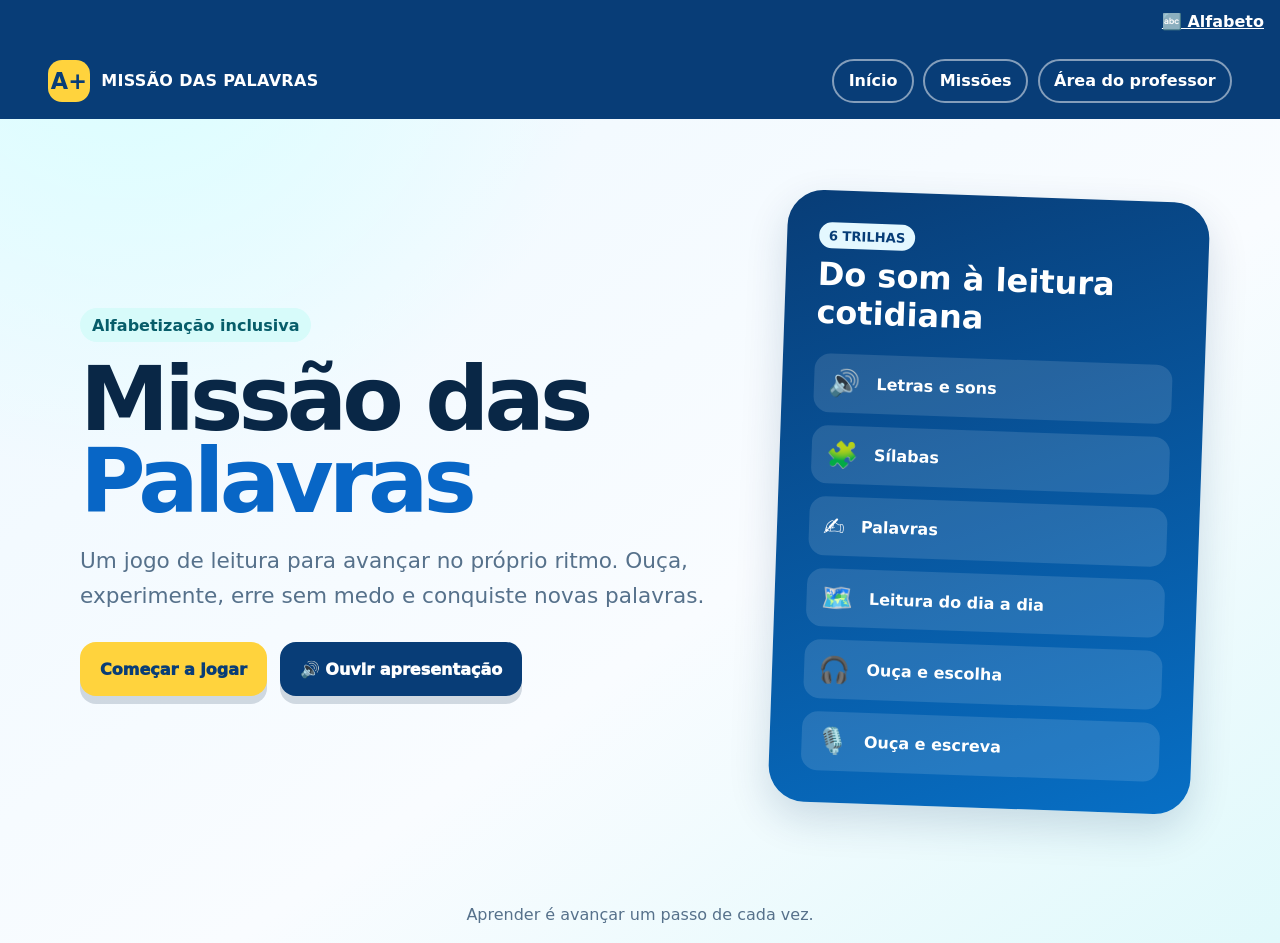
<file: index.html>
<!doctype html>
<html lang="pt-BR">
<head>
  <meta charset="utf-8">
  <meta name="viewport" content="width=device-width, initial-scale=1">
  <meta name="theme-color" content="#083d77">
  <meta name="description" content="Jogo inclusivo de alfabetização para estudantes do Ensino Fundamental e Médio.">
  <title>Missão das Palavras</title>
  <link rel="stylesheet" href="styles.css">
</head>
<body>
  <a class="skip-link" href="#app">Pular para o jogo</a>
  <nav aria-label="Material de apoio" style="background:#083d77;padding:.75rem 1rem;text-align:right">
    <a href="alfabeto.html" style="color:white;font-weight:800">🔤 Alfabeto</a>
  </nav>
  <main id="app" aria-live="polite"></main>
  <script src="app.js"></script>
</body>
</html>
</file>
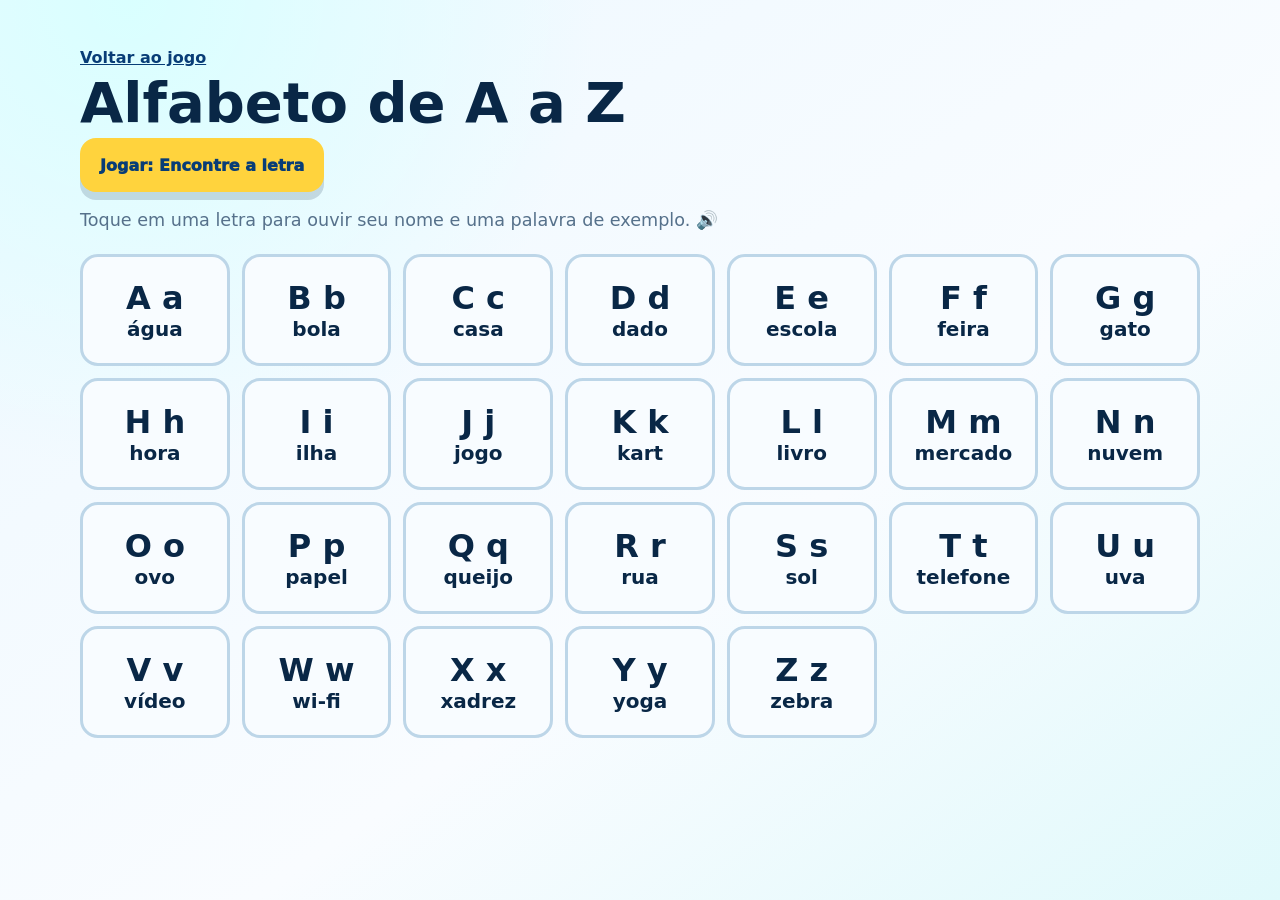
<file: alfabeto.html>
<!doctype html>
<html lang="pt-BR">
<meta charset="utf-8">
<meta name="viewport" content="width=device-width, initial-scale=1">
<title>Alfabeto • Missão das Palavras</title>
<link rel="stylesheet" href="styles.css">
<style>
  .alphabet {display:grid;grid-template-columns:repeat(auto-fit,minmax(9rem,1fr));gap:.75rem;margin-top:1.5rem}
  .alphabet button {padding:.75rem;min-height:7rem}
  .letter {display:block;font-size:2rem}
</style>
<main class="content">
  <a href="./" style="color:#083d77;font-weight:800">Voltar ao jogo</a>
  <h1 class="screen-title">Alfabeto de A a Z</h1>
  <button id="start-match" class="primary" type="button">Jogar: Encontre a letra</button>
  <section id="match" hidden aria-labelledby="match-title">
    <h2 id="match-title" tabindex="-1">Encontre a letra igual</h2>
    <p id="match-progress"></p>
    <div id="match-target" class="letter"></div>
    <div id="match-choices" class="choices"></div>
    <p id="match-feedback" role="status"></p>
    <button id="match-next" class="secondary" type="button" hidden>Próxima letra</button>
  </section>
  <p class="subtitle">Toque em uma letra para ouvir seu nome e uma palavra de exemplo. 🔊</p>
  <p id="message" role="status"></p>
  <div id="alphabet" class="alphabet"></div>
</main>
<script>
  const names = 'á bê cê dê é efe gê agá i jota cá ele eme ene ó pê quê erre esse tê u vê dáblio xis ípsilon zê'.split(' ');
  const words = 'água bola casa dado escola feira gato hora ilha jogo kart livro mercado nuvem ovo papel queijo rua sol telefone uva vídeo wi-fi xadrez yoga zebra'.split(' ');
  const grid = document.querySelector('#alphabet');
  const alphabet = [...'ABCDEFGHIJKLMNOPQRSTUVWXYZ'];
  const match = document.querySelector('#match');
  const progress = document.querySelector('#match-progress');
  const target = document.querySelector('#match-target');
  const choices = document.querySelector('#match-choices');
  const feedback = document.querySelector('#match-feedback');
  const next = document.querySelector('#match-next');
  let round = 0;

  function shuffle(items) {
    for (let i = items.length - 1; i > 0; i--) {
      const j = Math.floor(Math.random() * (i + 1));
      [items[i], items[j]] = [items[j], items[i]];
    }
    return items;
  }

  function showRound() {
    const letter = alphabet[round];
    choices.replaceChildren();
    next.hidden = true;
    feedback.textContent = '';
    progress.textContent = (round + 1) + ' de ' + alphabet.length;
    target.textContent = letter;
    const distractors = shuffle(alphabet.filter(option => option !== letter)).slice(0, 3);
    for (const option of shuffle([letter, ...distractors])) {
      const button = document.createElement('button');
      button.className = 'choice';
      button.textContent = option;
      button.onclick = () => {
        if (option !== letter) {
          feedback.textContent = 'Tente de novo. Procure a letra ' + letter + '.';
          return;
        }
        button.classList.add('correct');
        feedback.textContent = 'Muito bem! Você encontrou a letra ' + letter + '.';
        for (const choice of choices.children) choice.disabled = true;
        next.textContent = round === alphabet.length - 1 ? 'Ver resultado' : 'Próxima letra';
        next.hidden = false;
        next.focus();
      };
      choices.append(button);
    }
    document.querySelector('#match-title').focus();
  }

  document.querySelector('#start-match').onclick = () => {
    round = 0;
    match.hidden = false;
    showRound();
  };
  next.onclick = () => {
    round++;
    if (round < alphabet.length) {
      showRound();
      return;
    }
    choices.replaceChildren();
    progress.textContent = '';
    target.textContent = '';
    next.hidden = true;
    feedback.textContent = 'Missão concluída! Você encontrou as 26 letras.';
    document.querySelector('#start-match').focus();
  };
  [...'ABCDEFGHIJKLMNOPQRSTUVWXYZ'].forEach((letter, index) => {
    const button = document.createElement('button');
    const pair = document.createElement('span');
    pair.className = 'letter';
    pair.textContent = letter + ' ' + letter.toLowerCase();
    button.className = 'choice';
    button.append(pair, words[index]);
    button.onclick = () => {
      if (!('speechSynthesis' in window)) {
        document.querySelector('#message').textContent = 'O áudio não está disponível neste navegador.';
        return;
      }
      speechSynthesis.cancel();
      const voice = new SpeechSynthesisUtterance(names[index] + '. ' + words[index] + '.');
      voice.lang = 'pt-BR';
      voice.rate = 0.85;
      speechSynthesis.speak(voice);
    };
    grid.append(button);
  });
</script>
</html>
</file>
<file: styles.css>
:root {
  --navy:#083d77; --blue:#0866c6; --cyan:#16d8d2; --yellow:#ffd33d;
  --ink:#092746; --muted:#56718b; --paper:#f6fbff; --white:#fff;
  --green:#18a957; --red:#c83f55; --radius:24px; --shadow:0 16px 40px rgba(5,48,92,.16);
  font-family: Inter, ui-rounded, "Segoe UI", system-ui, sans-serif; color:var(--ink);
}
*{box-sizing:border-box} body{margin:0;min-height:100vh;background:radial-gradient(circle at 10% 0,#d9ffff,transparent 32%),linear-gradient(145deg,#edf8ff,#f9fcff 60%,#e0f9fb)}
button{font:inherit}.skip-link{position:fixed;left:1rem;top:-6rem;background:#fff;color:#000;padding:.8rem;z-index:99}.skip-link:focus{top:1rem}
.shell{min-height:100vh;display:flex;flex-direction:column}.topbar{display:flex;align-items:center;justify-content:space-between;gap:1rem;padding:1rem clamp(1rem,4vw,3rem);background:var(--navy);color:#fff}
.brand{display:flex;align-items:center;gap:.7rem;font-weight:900;letter-spacing:.02em}.brand-mark{display:grid;place-items:center;width:42px;height:42px;background:var(--yellow);color:var(--navy);border-radius:14px;font-size:1.4rem}
.top-actions{display:flex;gap:.6rem;flex-wrap:wrap}.top-actions button,.ghost{border:2px solid rgba(255,255,255,.5);background:transparent;color:inherit;border-radius:999px;padding:.65rem .9rem;font-weight:800;cursor:pointer}
.content{width:min(1120px,calc(100% - 2rem));margin:auto;padding:clamp(1.3rem,4vw,3rem) 0}.hero{display:grid;grid-template-columns:1.2fr .8fr;gap:clamp(2rem,5vw,5rem);align-items:center}
.eyebrow{display:inline-flex;padding:.45rem .75rem;border-radius:999px;background:#d7fbfa;color:#075d6a;font-weight:900}.hero h1{font-size:clamp(2.7rem,7vw,6rem);line-height:.92;margin:1rem 0;letter-spacing:-.055em}.hero h1 span{color:var(--blue)}
.lead{font-size:clamp(1.1rem,2vw,1.35rem);line-height:1.6;color:var(--muted);max-width:46rem}.actions{display:flex;gap:.8rem;flex-wrap:wrap;margin-top:1.8rem}.primary,.secondary{min-height:54px;border:0;border-radius:16px;padding:.9rem 1.25rem;font-weight:950;cursor:pointer;box-shadow:0 8px 0 rgba(0,31,68,.16)}
.primary{background:var(--yellow);color:var(--navy)}.secondary{background:var(--navy);color:#fff}.primary:hover,.secondary:hover{transform:translateY(-2px)}
.hero-card{background:linear-gradient(160deg,var(--navy),#076fc5);padding:2rem;border-radius:36px;color:#fff;box-shadow:var(--shadow);transform:rotate(2deg)}.hero-card h2{font-size:2rem;margin:.4rem 0}.mini-path{display:grid;gap:.8rem;margin-top:1.4rem}.mini-item{display:flex;align-items:center;gap:1rem;background:rgba(255,255,255,.12);padding:.9rem;border-radius:16px}.mini-icon{font-size:1.6rem}
.screen-title{font-size:clamp(2rem,5vw,3.5rem);margin:.2rem 0}.subtitle{color:var(--muted);font-size:1.1rem}.stats{display:grid;grid-template-columns:repeat(3,1fr);gap:1rem;margin:1.4rem 0}.stat{background:#fff;border-radius:20px;padding:1rem;box-shadow:var(--shadow)}.stat b{display:block;font-size:1.7rem;color:var(--blue)}
.missions{display:grid;grid-template-columns:repeat(2,1fr);gap:1rem}.mission{position:relative;text-align:left;border:0;background:#fff;border-radius:24px;padding:1.4rem;box-shadow:var(--shadow);cursor:pointer;min-height:180px;overflow:hidden}.mission:hover,.mission:focus-visible{transform:translateY(-4px);outline:4px solid var(--cyan)}.mission .icon{font-size:2.5rem}.mission h3{font-size:1.45rem;margin:.7rem 0 .3rem}.mission p{color:var(--muted);margin:0;max-width:28rem}.stars{color:#d29a00;font-size:1.25rem;margin-top:1rem}.mission-tag{position:absolute;right:1rem;top:1rem;background:#e6f7ff;padding:.4rem .65rem;border-radius:999px;font-weight:800;font-size:.82rem}
.game-panel{background:#fff;border-radius:32px;padding:clamp(1rem,4vw,2.5rem);box-shadow:var(--shadow);max-width:840px;margin:auto}.game-head{display:flex;justify-content:space-between;gap:1rem;align-items:center}.progress{height:12px;background:#dfeaf4;border-radius:999px;overflow:hidden;margin:1rem 0 2rem}.progress span{display:block;height:100%;background:linear-gradient(90deg,var(--cyan),var(--blue));transition:width .35s}
.prompt{text-align:center}.prompt-icon{font-size:clamp(4rem,12vw,7rem);line-height:1}.prompt h2{font-size:clamp(1.6rem,4vw,2.5rem);margin:.8rem}.hint{color:var(--muted)}
.choices{display:grid;grid-template-columns:repeat(2,minmax(0,1fr));gap:.8rem;margin:1.5rem 0}.choice{min-height:68px;border:3px solid #bdd6e8;background:#f8fcff;border-radius:18px;font-size:1.25rem;font-weight:900;color:var(--ink);cursor:pointer}.choice:hover,.choice:focus-visible{border-color:var(--blue);background:#e8f6ff}.choice.selected{border-color:var(--blue);background:#dff4ff}.choice.correct{border-color:var(--green);background:#dff8e9}.choice.wrong{border-color:var(--red);background:#ffe8ec}
.feedback{padding:1rem;border-radius:16px;margin-top:1rem;font-weight:800}.feedback.ok{background:#dcf8e7;color:#0d7139}.feedback.no{background:#ffe7eb;color:#97293c}.game-actions{display:flex;gap:.8rem;justify-content:center;flex-wrap:wrap;margin-top:1.2rem}.game-actions button:disabled{opacity:.45;cursor:not-allowed}
.teacher-grid{display:grid;grid-template-columns:.8fr 1.2fr;gap:1rem;align-items:start}.teacher-card{background:#fff;padding:1.4rem;border-radius:24px;box-shadow:var(--shadow)}.teacher-card h2{margin-top:0}.tips{padding-left:1.2rem;line-height:1.7}.print-grid{display:grid;grid-template-columns:repeat(3,1fr);gap:.7rem}.print-card{border:3px solid var(--navy);border-radius:16px;min-height:150px;display:grid;place-items:center;text-align:center;padding:.6rem;background:#fff}.print-card .pic{font-size:3rem}.print-card b{font-size:1.35rem}.level-pill{display:inline-block;background:#e4f8ff;color:var(--navy);border-radius:999px;padding:.35rem .6rem;font-weight:850;font-size:.82rem}
.modal{position:fixed;inset:0;background:rgba(0,25,51,.74);display:grid;place-items:center;padding:1rem;z-index:30}.modal-box{background:#fff;border-radius:28px;padding:2rem;width:min(520px,100%);text-align:center;box-shadow:var(--shadow)}.modal-box .big{font-size:4rem}.modal-box h2{font-size:2.2rem;margin:.5rem}.footer-note{text-align:center;color:var(--muted);padding:1.2rem}
@media(max-width:760px){.hero,.teacher-grid{grid-template-columns:1fr}.hero-card{transform:none}.missions{grid-template-columns:1fr}.stats{grid-template-columns:1fr}.print-grid{grid-template-columns:repeat(2,1fr)}.topbar{align-items:flex-start}.brand-text{display:none}}
@media(max-width:440px){.choices{grid-template-columns:1fr}.print-grid{grid-template-columns:1fr}.top-actions button{font-size:.85rem;padding:.55rem}.content{width:min(100% - 1rem,1120px)}}
@media print{body{background:#fff}.topbar,.no-print,.teacher-card:first-child,.screen-title,.subtitle{display:none!important}.content{width:100%;padding:0}.teacher-grid{display:block}.teacher-card{box-shadow:none;padding:0}.print-grid{grid-template-columns:repeat(3,1fr)}.print-card{break-inside:avoid;height:220px}}
@media(prefers-reduced-motion:reduce){*{scroll-behavior:auto!important;transition:none!important}}
</file>
